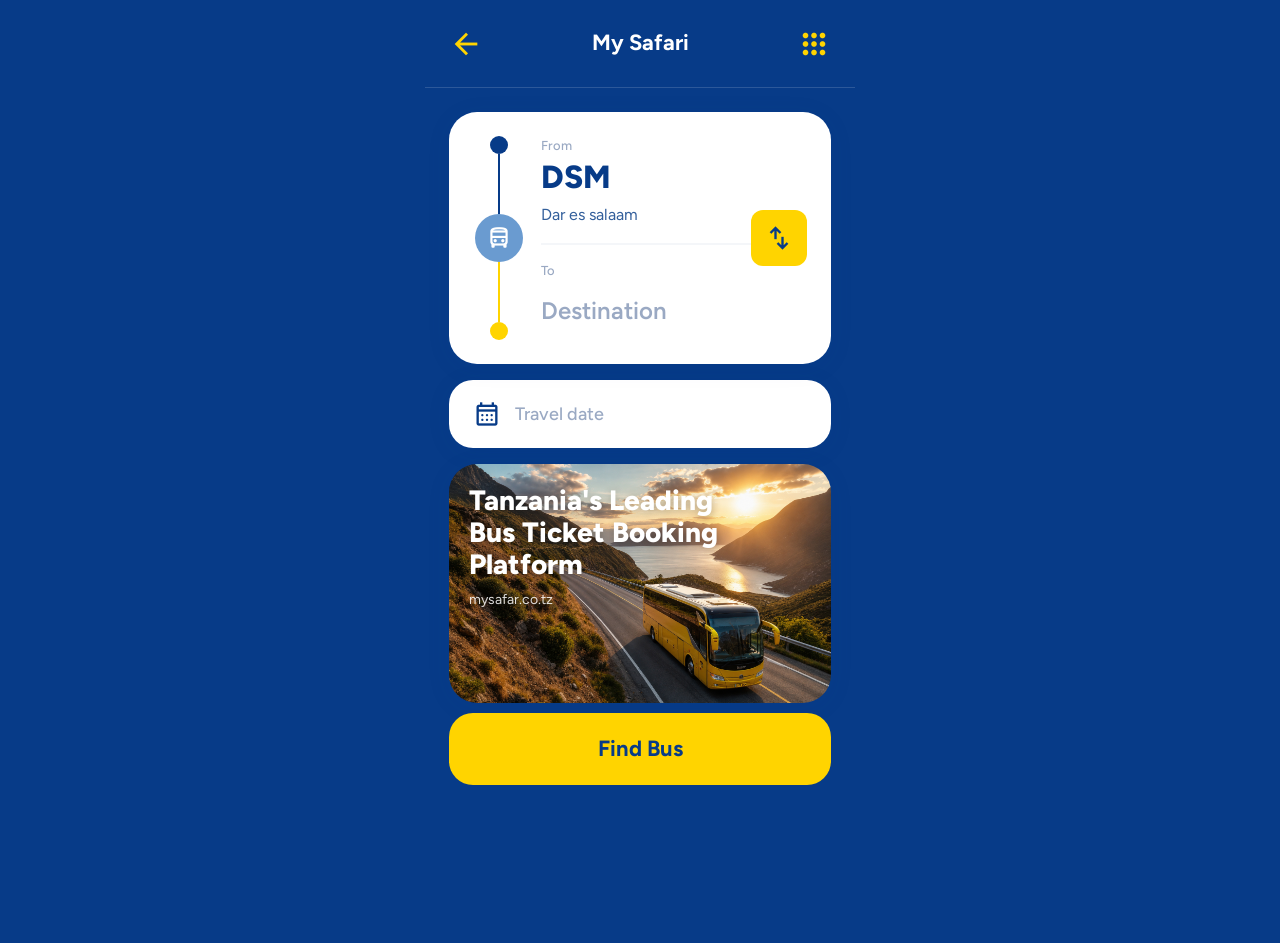
<file: index.html>
<!DOCTYPE html>
<html lang="en">

<head>
    <meta charset="UTF-8">
    <meta name="viewport" content="width=device-width, initial-scale=1.0">
    <title>MySafari Yas</title>
    <link rel="preconnect" href="https://fonts.googleapis.com">
    <link rel="preconnect" href="https://fonts.gstatic.com" crossorigin>
    <link href="https://fonts.googleapis.com/css2?family=Figtree:wght@400;500;600;700;800&display=swap" rel="stylesheet">
    <link href="https://fonts.googleapis.com/css2?family=Material+Symbols+Outlined" rel="stylesheet">
    <link href="https://cdnjs.cloudflare.com/ajax/libs/font-awesome/6.5.2/css/all.min.css" rel="stylesheet">
    <link href="https://cdn.jsdelivr.net/npm/bootstrap@5.3.3/dist/css/bootstrap.min.css" rel="stylesheet">
    <link rel="stylesheet" href="css/style.css">
</head>

<body>

    <div class="app-container">

        <header class="app-header">
            <button class="icon-btn" type="button" aria-label="Go back">
                <span class="material-symbols-outlined">arrow_back</span>
            </button>
            <h1>My Safari</h1>
            <button class="icon-btn" type="button" aria-label="Menu">
                <span class="material-symbols-outlined">apps</span>
            </button>
        </header>

        <div class="page-content">

            <section class="search-section">

                <div class="route-card">

                    <div class="route-wrapper">

                        <div class="route-line">
                            <div class="top-dot"></div>
                            <div class="line-blue"></div>
                            <div class="bus-icon">
                                <span class="material-symbols-outlined">directions_bus</span>
                            </div>
                            <div class="line-yellow"></div>
                            <div class="bottom-dot"></div>
                        </div>

                        <div class="route-content">

                            <div class="route-top">
                                <label>From</label>
                                <h3 id="fromCode">DSM</h3>
                                <p id="fromCity">Dar es salaam</p>
                            </div>

                            <hr class="route-divider">

                            <div class="route-bottom" id="destinationField">
                                <label>To</label>
                                <input id="destinationInput" type="text" placeholder="Destination" autocomplete="off">
                                <button type="button" class="clear-btn" id="clearDestination" aria-label="Clear destination">
                                    <span class="material-symbols-outlined">close</span>
                                </button>
                            </div>

                            <div class="route-bottom d-none" id="destinationSelected">
                                <label>To</label>
                                <h3 id="toCode"></h3>
                                <p id="toCity"></p>
                            </div>

                        </div>

                        <button type="button" class="swap-btn" aria-label="Swap route">
                            <span class="material-symbols-outlined">swap_vert</span>
                        </button>

                    </div>

                    <div id="destinationResults" class="destination-results"></div>

                </div>

            </section>

            <section class="date-section">

                <div class="date-card" id="dateCard">
                    <span class="material-symbols-outlined">calendar_month</span>
                    <p id="dateText">Travel date</p>
                    <button type="button" class="close-date" id="closeDate" aria-label="Clear date">
                        <span class="material-symbols-outlined">close</span>
                    </button>
                </div>

                <div id="calendarCard" class="calendar-card d-none">
                    <div class="calendar-header">
                        <button type="button">Jun</button>
                        <button type="button">2026</button>
                    </div>
                    <div class="week-days">
                        <span>Mo</span>
                        <span>Tu</span>
                        <span>We</span>
                        <span>Th</span>
                        <span>Fr</span>
                        <span>Sa</span>
                        <span>Su</span>
                    </div>
                    <div class="calendar-grid" id="calendarGrid"></div>
                </div>

            </section>

            <section class="cover-section">
                <div class="cover-card">
                    <img src="assets/images/cover.jpg" alt="Tanzania bus booking platform">
                    <div class="cover-overlay">
                        <h2>
                            Tanzania's Leading<br>
                            Bus Ticket Booking<br>
                            Platform
                        </h2>
                        <span>mysafar.co.tz</span>
                    </div>
                </div>
            </section>
            <section style="padding-top: 10px;"><a href="choose-bus.html" class="btn-find-bus" >Find Bus</a></section>
            

        </div>

    </div>

    <script src="js/search.js"></script>
    <script src="js/app.js"></script>

</body>

</html>
</file>
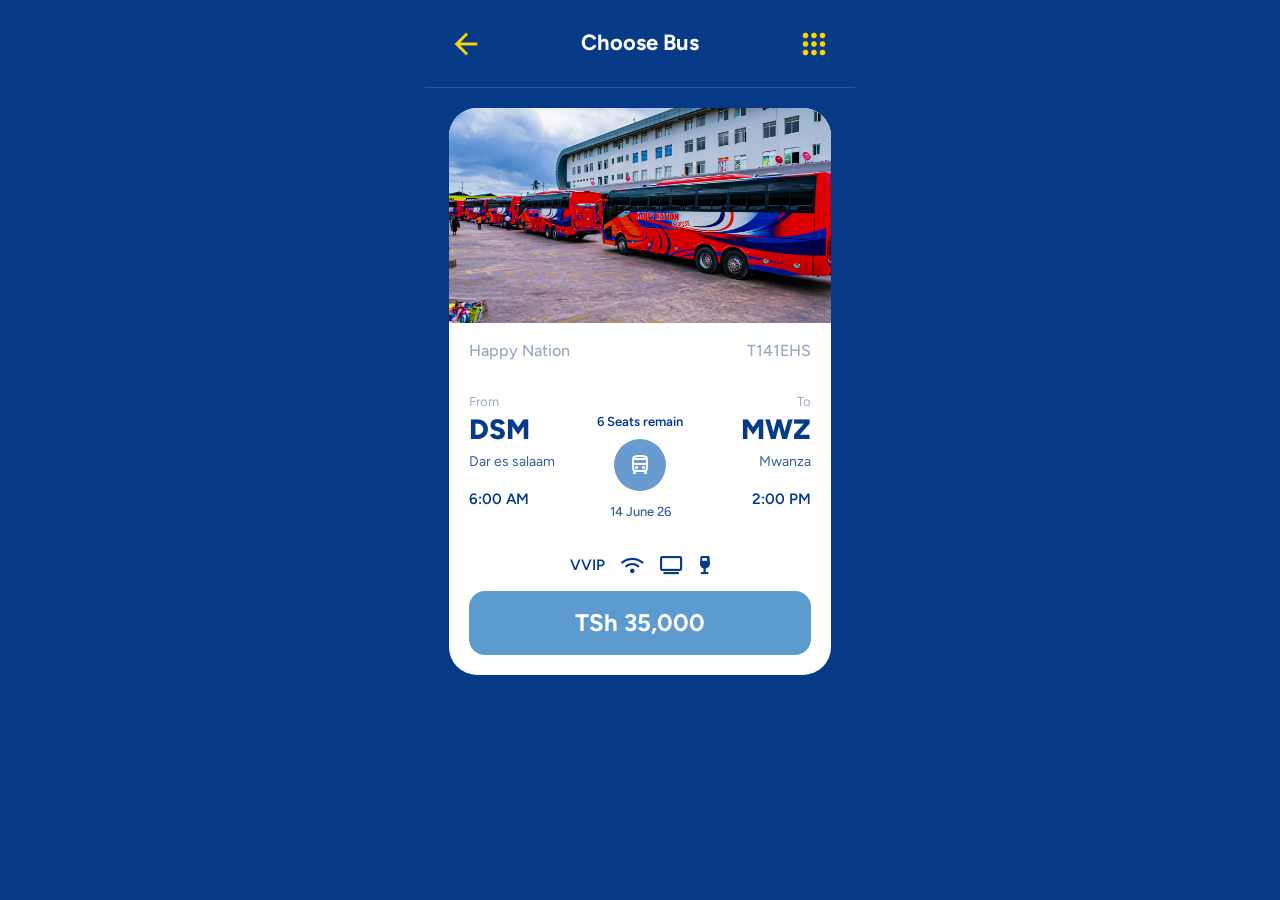
<file: choose-bus.html>
<!DOCTYPE html>
<html lang="en">

<head>
    <meta charset="UTF-8">
    <meta name="viewport" content="width=device-width, initial-scale=1.0">
    <title>Choose Bus</title>
    <link rel="preconnect" href="https://fonts.googleapis.com">
    <link rel="preconnect" href="https://fonts.gstatic.com" crossorigin>
    <link href="https://fonts.googleapis.com/css2?family=Figtree:wght@400;500;600;700;800&display=swap" rel="stylesheet">
    <link href="https://fonts.googleapis.com/css2?family=Material+Symbols+Outlined" rel="stylesheet">
    <link href="https://cdnjs.cloudflare.com/ajax/libs/font-awesome/6.5.2/css/all.min.css" rel="stylesheet">
    <link href="https://cdn.jsdelivr.net/npm/bootstrap@5.3.3/dist/css/bootstrap.min.css" rel="stylesheet">
    <link rel="stylesheet" href="css/style.css">
</head>

<body>

    <div class="app-container">

        <header class="app-header">
            <a href="index.html" class="icon-btn" aria-label="Go back">
                <span class="material-symbols-outlined">arrow_back</span>
            </a>
            <h1>Choose Bus</h1>
            <button class="icon-btn" type="button" aria-label="Menu">
                <span class="material-symbols-outlined">apps</span>
            </button>
        </header>

        <div class="page-content">

            <div class="bus-list">

                <article class="bus-card">

                    <img src="assets/images/happy-nation.jpg" alt="Happy Nation Express buses">

                    <div class="bus-body">

                        <div class="bus-top">
                            <span>Happy Nation</span>
                            <span>T141EHS</span>
                        </div>

                        <hr>

                        <div class="bus-middle">

                            <div class="bus-endpoint">
                                <label>From</label>
                                <h3>DSM</h3>
                                <p>Dar es salaam</p>
                                <span class="departure-time">6:00 AM</span>
                            </div>

                            <div class="center-bus">
                                <p class="seats-remain">6 Seats remain</p>
                                <div class="bus-circle">
                                    <span class="material-symbols-outlined">directions_bus</span>
                                </div>
                                <span class="travel-date">14 June 26</span>
                            </div>

                            <div class="bus-endpoint bus-endpoint--right">
                                <label>To</label>
                                <h3>MWZ</h3>
                                <p>Mwanza</p>
                                <span class="arrival-time">2:00 PM</span>
                            </div>

                        </div>

                        <hr>

                        <div class="bus-features">
                            <span>VVIP</span>
                            <i class="fa-solid fa-wifi"></i>
                            <i class="fa-solid fa-tv"></i>
                            <i class="fa-solid fa-wine-glass"></i>
                        </div>

                        <a href="choose-seat.html" class="bus-price">TSh 35,000</a>

                    </div>

                </article>

            </div>

        </div>

    </div>

</body>

</html>
</file>
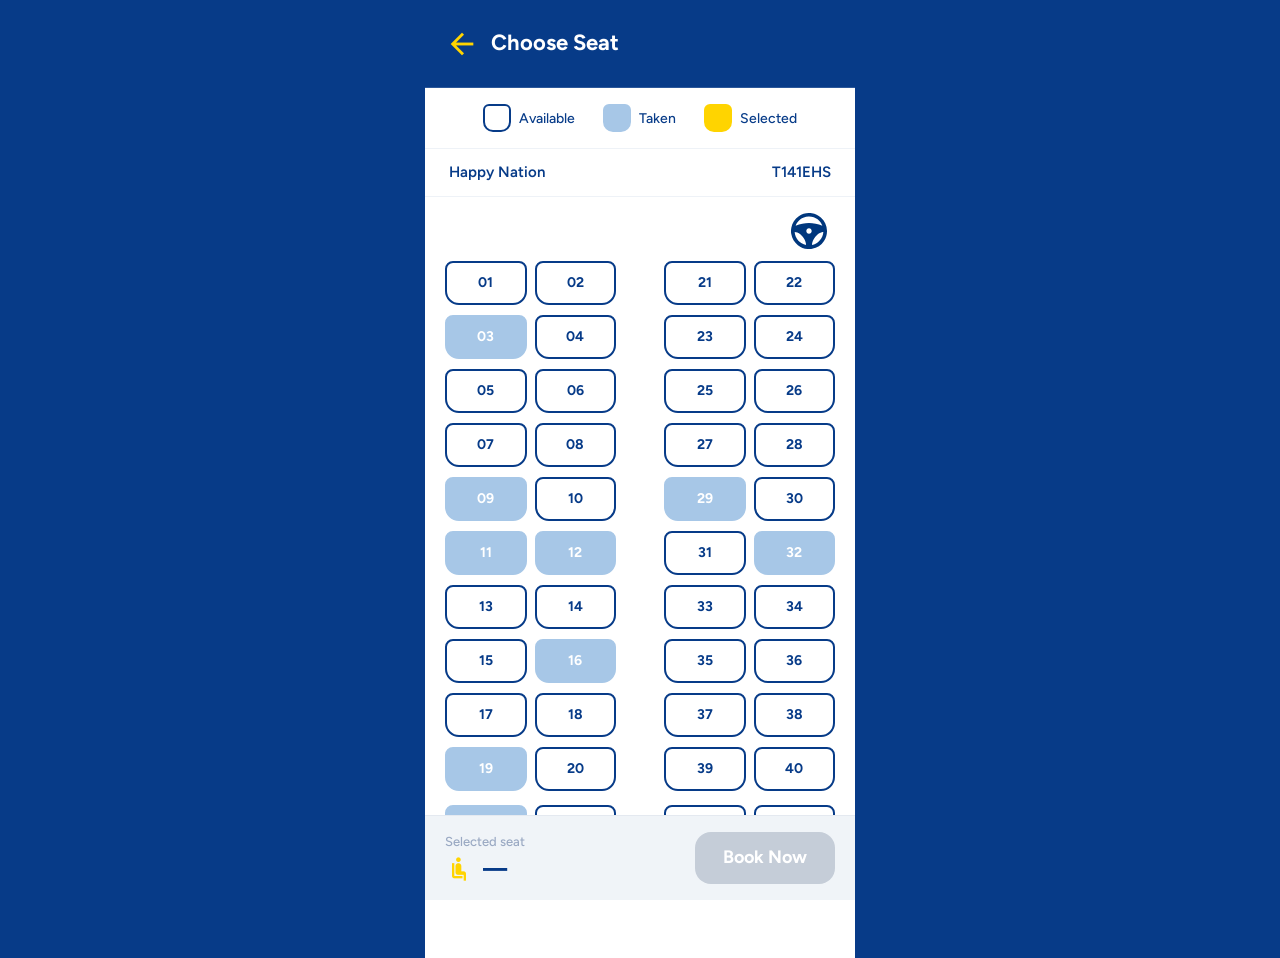
<file: choose-seat.html>
<!DOCTYPE html>
<html lang="en">

<head>
    <meta charset="UTF-8">
    <meta name="viewport" content="width=device-width, initial-scale=1.0">
    <title>Choose Seat</title>
    <link rel="preconnect" href="https://fonts.googleapis.com">
    <link rel="preconnect" href="https://fonts.gstatic.com" crossorigin>
    <link href="https://fonts.googleapis.com/css2?family=Figtree:wght@400;500;600;700;800&display=swap" rel="stylesheet">
    <link href="https://fonts.googleapis.com/css2?family=Material+Symbols+Outlined" rel="stylesheet">
    <link href="https://cdn.jsdelivr.net/npm/bootstrap@5.3.3/dist/css/bootstrap.min.css" rel="stylesheet">
    <link rel="stylesheet" href="css/style.css">
</head>

<body>

    <div class="app-container">

        <header class="app-header app-header--compact">
            <a href="choose-bus.html" class="icon-btn" aria-label="Go back">
                <span class="material-symbols-outlined">arrow_back</span>
            </a>
            <h1>Choose Seat</h1>
        </header>

        <div class="seat-page">

            <div class="seat-legend-bar">
                <div class="legend-item">
                    <span class="legend-seat available"></span>
                    Available
                </div>
                <div class="legend-item">
                    <span class="legend-seat taken"></span>
                    Taken
                </div>
                <div class="legend-item">
                    <span class="legend-seat selected"></span>
                    Selected
                </div>
            </div>

            <div class="bus-info-bar">
                <span>Happy Nation</span>
                <span>T141EHS</span>
            </div>

            <div class="seat-map-area">

                <div class="driver-area">
                    <img src="assets/svg/steering-wheel.svg" alt="Driver">
                </div>

                <div class="seat-grid" id="seatGrid"></div>

            </div>

            <footer class="seat-footer">

                <div class="seat-footer-info">
                    <p>Selected seat</p>
                    <div class="seat-footer-selection">
                        <span class="material-symbols-outlined seat-icon">airline_seat_recline_normal</span>
                        <h4 id="selectedSeats">—</h4>
                    </div>
                </div>

                <a id="bookNowBtn" href="#" class="btn-book-now disabled">Book Now</a>

            </footer>

        </div>

    </div>

    <script src="js/seats.js"></script>

</body>

</html>
</file>
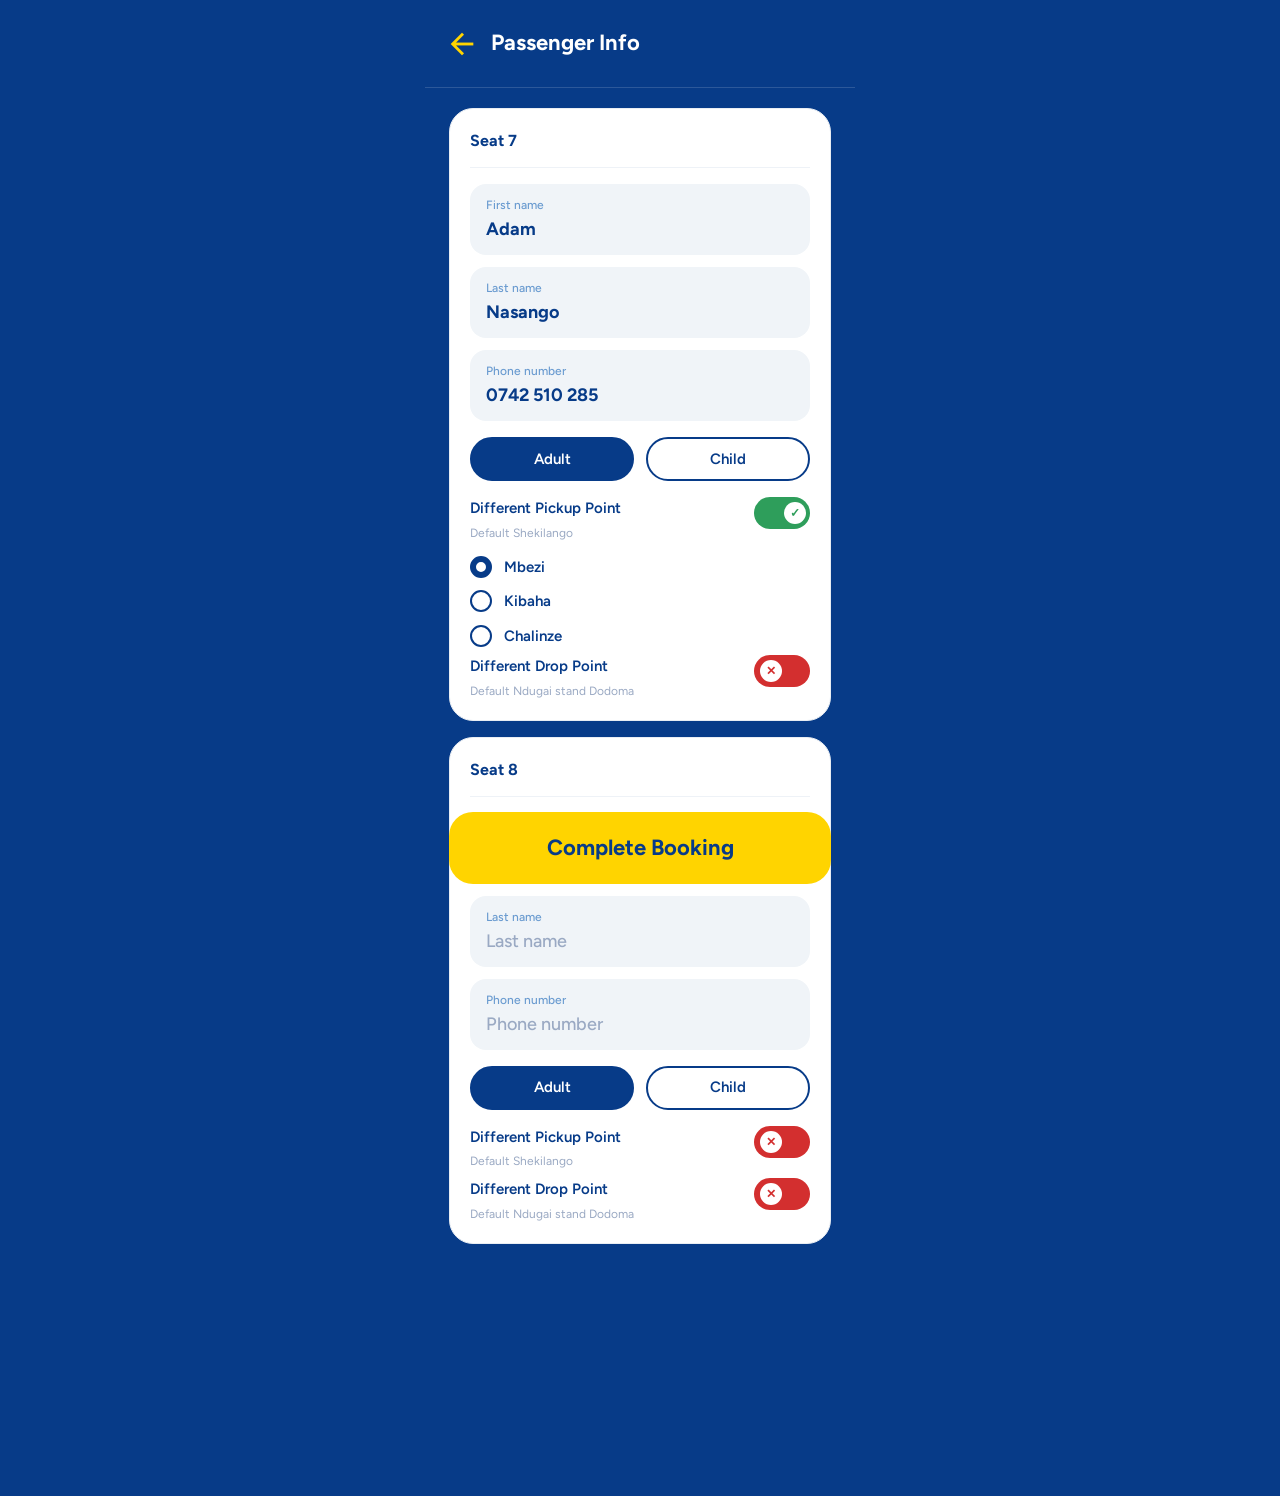
<file: passenger-info.html>
<!DOCTYPE html>
<html lang="en">

<head>
    <meta charset="UTF-8">
    <meta name="viewport" content="width=device-width, initial-scale=1.0">
    <title>Passenger Information</title>
    <link rel="preconnect" href="https://fonts.googleapis.com">
    <link rel="preconnect" href="https://fonts.gstatic.com" crossorigin>
    <link href="https://fonts.googleapis.com/css2?family=Figtree:wght@400;500;600;700;800&display=swap" rel="stylesheet">
    <link href="https://fonts.googleapis.com/css2?family=Material+Symbols+Outlined" rel="stylesheet">
    <link href="https://cdn.jsdelivr.net/npm/bootstrap@5.3.3/dist/css/bootstrap.min.css" rel="stylesheet">
    <link rel="stylesheet" href="css/style.css">
</head>

<body>

    <div class="app-container">

        <header class="app-header app-header--compact">
            <a href="choose-seat.html" class="icon-btn" aria-label="Go back">
                <span class="material-symbols-outlined">arrow_back</span>
            </a>
            <h1>Passenger Info</h1>
        </header>

        <div class="passenger-page">

            <div class="passenger-card" data-seat="7">

                <div class="passenger-card-header">Seat 7</div>

                <div class="field-group">
                    <div class="field-box">
                        <label>First name</label>
                        <input type="text" placeholder="First name" value="Adam">
                    </div>
                </div>

                <div class="field-group">
                    <div class="field-box">
                        <label>Last name</label>
                        <input type="text" placeholder="Last name" value="Nasango">
                    </div>
                </div>

                <div class="field-group">
                    <div class="field-box">
                        <label>Phone number</label>
                        <input type="tel" placeholder="Phone number" value="0742 510 285">
                    </div>
                </div>

                <div class="passenger-type">
                    <button type="button" class="type-pill active" data-type="adult">Adult</button>
                    <button type="button" class="type-pill" data-type="child">Child</button>
                </div>

                <div class="toggle-section-card">
                    <div class="toggle-row">
                        <div class="toggle-label-wrap">
                            <span>Different Pickup Point</span>
                            <small>Default Shekilango</small>
                        </div>
                        <label class="toggle-switch">
                            <input type="checkbox" class="pickup-toggle" checked>
                            <span class="toggle-slider"></span>
                        </label>
                    </div>
                    <div class="radio-list pickup-options">
                        <label class="radio-option">
                            <input type="radio" name="pickup-7" value="Mbezi" checked>
                            Mbezi
                        </label>
                        <label class="radio-option">
                            <input type="radio" name="pickup-7" value="Kibaha">
                            Kibaha
                        </label>
                        <label class="radio-option">
                            <input type="radio" name="pickup-7" value="Chalinze">
                            Chalinze
                        </label>
                    </div>
                </div>

                <div class="toggle-section-card">
                    <div class="toggle-row">
                        <div class="toggle-label-wrap">
                            <span>Different Drop Point</span>
                            <small>Default Ndugai stand Dodoma</small>
                        </div>
                        <label class="toggle-switch">
                            <input type="checkbox" class="drop-toggle">
                            <span class="toggle-slider"></span>
                        </label>
                    </div>
                    <div class="radio-list drop-options d-none">
                        <label class="radio-option">
                            <input type="radio" name="drop-7" value="City Centre">
                            City Centre
                        </label>
                        <label class="radio-option">
                            <input type="radio" name="drop-7" value="Airport">
                            Airport
                        </label>
                        <label class="radio-option">
                            <input type="radio" name="drop-7" value="Bus Stand">
                            Bus Stand
                        </label>
                    </div>
                </div>

            </div>

            <div class="passenger-card" data-seat="8">

                <div class="passenger-card-header">Seat 8</div>

                <div class="field-group">
                    <div class="field-box">
                        <label>First name</label>
                        <input type="text" placeholder="First name">
                    </div>
                </div>

                <div class="field-group">
                    <div class="field-box">
                        <label>Last name</label>
                        <input type="text" placeholder="Last name">
                    </div>
                </div>

                <div class="field-group">
                    <div class="field-box">
                        <label>Phone number</label>
                        <input type="tel" placeholder="Phone number">
                    </div>
                </div>

                <div class="passenger-type">
                    <button type="button" class="type-pill active" data-type="adult">Adult</button>
                    <button type="button" class="type-pill" data-type="child">Child</button>
                </div>

                <div class="toggle-section-card">
                    <div class="toggle-row">
                        <div class="toggle-label-wrap">
                            <span>Different Pickup Point</span>
                            <small>Default Shekilango</small>
                        </div>
                        <label class="toggle-switch">
                            <input type="checkbox" class="pickup-toggle">
                            <span class="toggle-slider"></span>
                        </label>
                    </div>
                    <div class="radio-list pickup-options d-none">
                        <label class="radio-option">
                            <input type="radio" name="pickup-8" value="Mbezi">
                            Mbezi
                        </label>
                        <label class="radio-option">
                            <input type="radio" name="pickup-8" value="Kibaha">
                            Kibaha
                        </label>
                        <label class="radio-option">
                            <input type="radio" name="pickup-8" value="Chalinze">
                            Chalinze
                        </label>
                    </div>
                </div>

                <div class="toggle-section-card">
                    <div class="toggle-row">
                        <div class="toggle-label-wrap">
                            <span>Different Drop Point</span>
                            <small>Default Ndugai stand Dodoma</small>
                        </div>
                        <label class="toggle-switch">
                            <input type="checkbox" class="drop-toggle">
                            <span class="toggle-slider"></span>
                        </label>
                    </div>
                    <div class="radio-list drop-options d-none">
                        <label class="radio-option">
                            <input type="radio" name="drop-8" value="City Centre">
                            City Centre
                        </label>
                        <label class="radio-option">
                            <input type="radio" name="drop-8" value="Airport">
                            Airport
                        </label>
                        <label class="radio-option">
                            <input type="radio" name="drop-8" value="Bus Stand">
                            Bus Stand
                        </label>
                    </div>
                </div>

            </div>

            <a href="ticket-summary.html" class="btn-complete-booking">Complete Booking</a>

        </div>

    </div>

    <script src="js/passenger.js"></script>

</body>

</html>
</file>
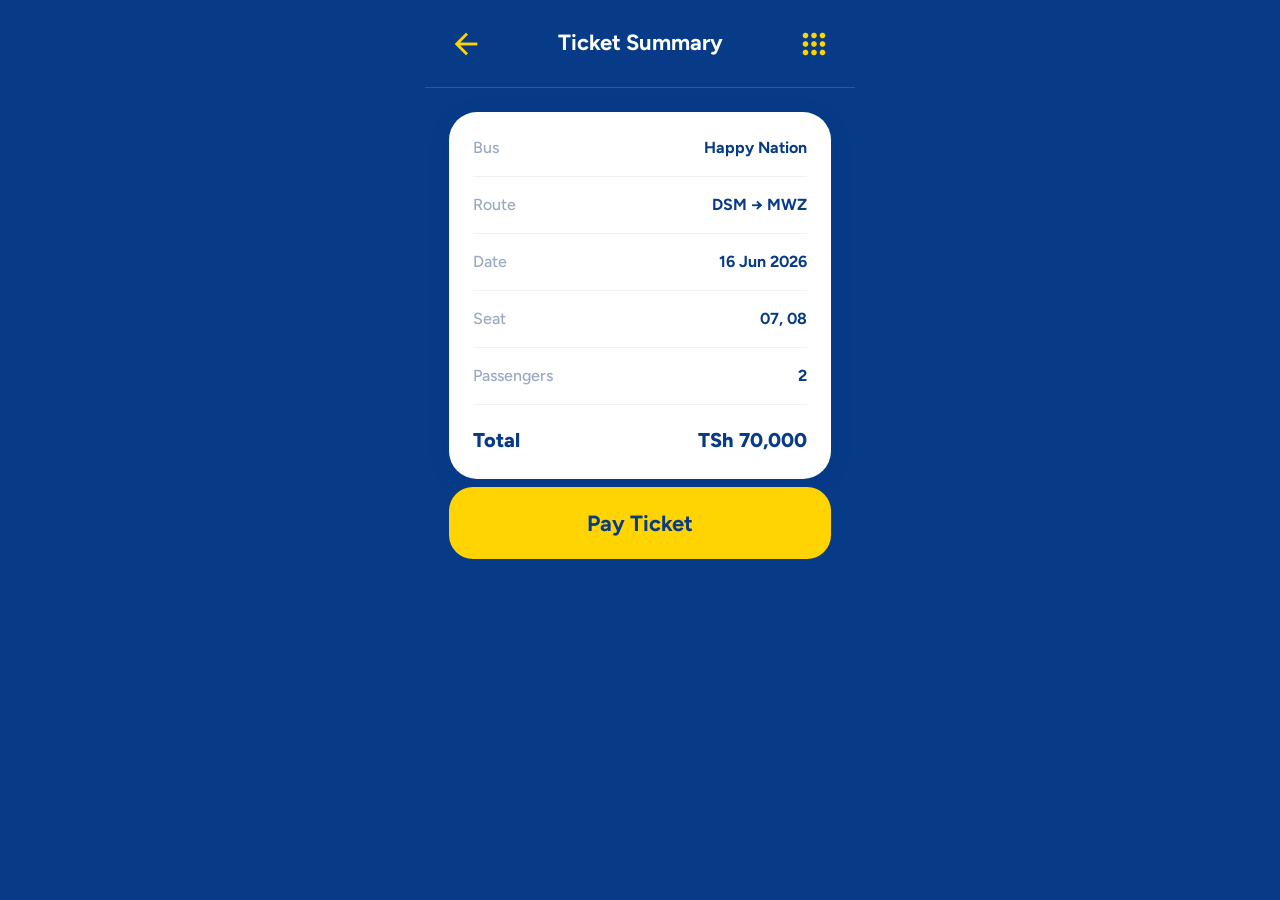
<file: ticket-summary.html>
<!DOCTYPE html>
<html lang="en">

<head>
    <meta charset="UTF-8">
    <meta name="viewport" content="width=device-width, initial-scale=1.0">
    <title>Ticket Summary</title>
    <link rel="preconnect" href="https://fonts.googleapis.com">
    <link rel="preconnect" href="https://fonts.gstatic.com" crossorigin>
    <link href="https://fonts.googleapis.com/css2?family=Figtree:wght@400;500;600;700;800&display=swap" rel="stylesheet">
    <link href="https://fonts.googleapis.com/css2?family=Material+Symbols+Outlined" rel="stylesheet">
    <link href="https://cdn.jsdelivr.net/npm/bootstrap@5.3.3/dist/css/bootstrap.min.css" rel="stylesheet">
    <link rel="stylesheet" href="css/style.css">
</head>

<body>

    <div class="app-container">

        <header class="app-header">
            <a href="passenger-info.html" class="icon-btn" aria-label="Go back">
                <span class="material-symbols-outlined">arrow_back</span>
            </a>
            <h1>Ticket Summary</h1>
            <button class="icon-btn" type="button" aria-label="Menu">
                <span class="material-symbols-outlined">apps</span>
            </button>
        </header>

        <div class="summary-page">

            <div class="summary-card">

                <div class="summary-row">
                    <span>Bus</span>
                    <strong>Happy Nation</strong>
                </div>

                <div class="summary-row">
                    <span>Route</span>
                    <strong>DSM → MWZ</strong>
                </div>

                <div class="summary-row">
                    <span>Date</span>
                    <strong>16 Jun 2026</strong>
                </div>

                <div class="summary-row">
                    <span>Seat</span>
                    <strong>07, 08</strong>
                </div>

                <div class="summary-row">
                    <span>Passengers</span>
                    <strong>2</strong>
                </div>

                <div class="summary-row total">
                    <span>Total</span>
                    <strong>TSh 70,000</strong>
                </div>

            </div>

            <a href="ticket-view.html" class="btn-complete-booking">Pay Ticket</a>

        </div>

    </div>

</body>

</html>
</file>
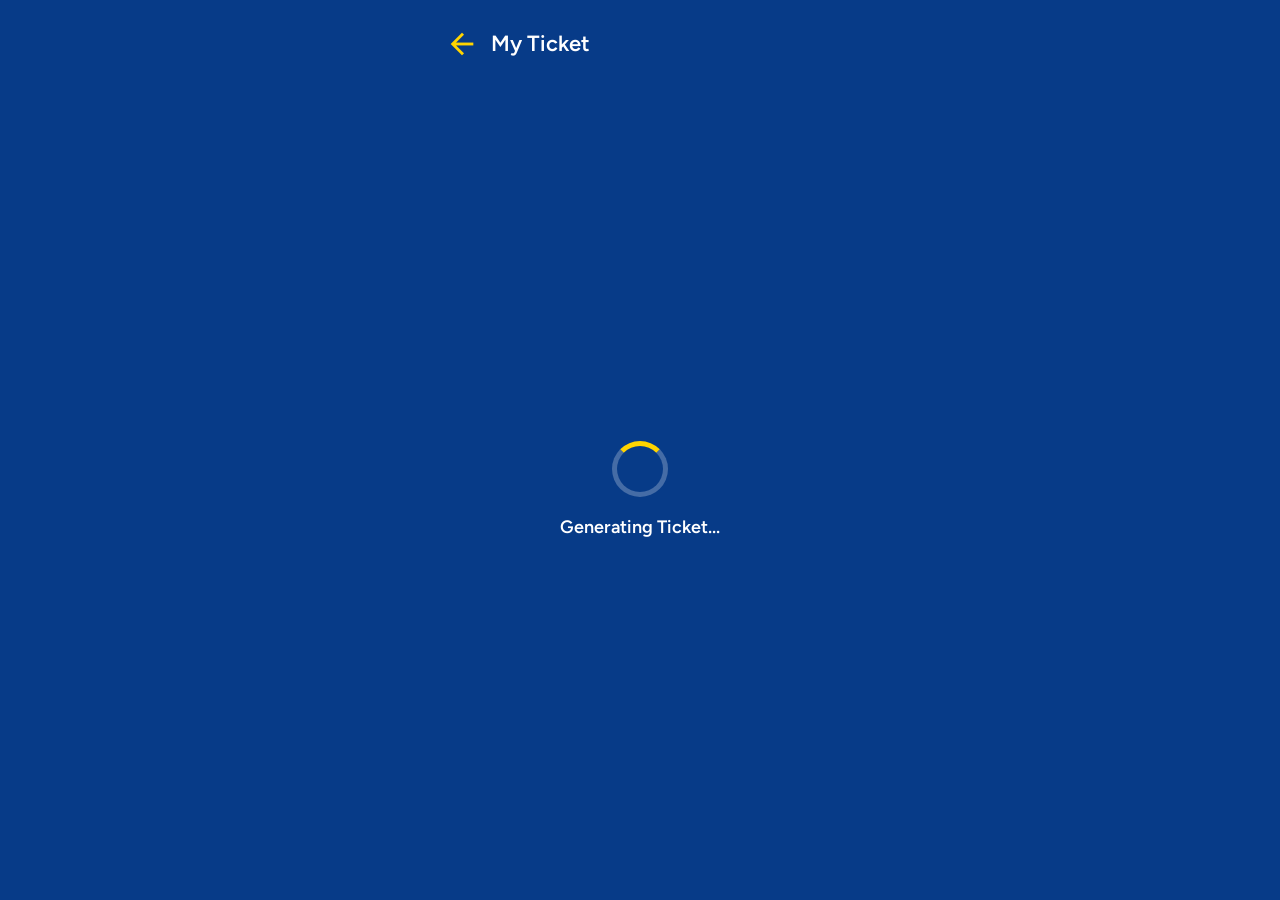
<file: ticket-view.html>
<!DOCTYPE html>
<html lang="en">

<head>
    <meta charset="UTF-8">
    <meta name="viewport" content="width=device-width, initial-scale=1.0">
    <title>My Ticket</title>
    <link rel="preconnect" href="https://fonts.googleapis.com">
    <link rel="preconnect" href="https://fonts.gstatic.com" crossorigin>
    <link href="https://fonts.googleapis.com/css2?family=Figtree:wght@400;500;600;700;800&display=swap" rel="stylesheet">
    <link href="https://fonts.googleapis.com/css2?family=Material+Symbols+Outlined" rel="stylesheet">
    <link href="https://cdn.jsdelivr.net/npm/bootstrap@5.3.3/dist/css/bootstrap.min.css" rel="stylesheet">
    <link rel="stylesheet" href="css/style.css">
</head>

<body>

    <div class="app-container">

        <header class="app-header app-header--ticket">
            <a href="ticket-summary.html" class="icon-btn" aria-label="Go back">
                <span class="material-symbols-outlined">arrow_back</span>
            </a>
            <h1>My Ticket</h1>
        </header>

        <div id="loadingScreen" class="ticket-loading">
            <div class="loader"></div>
            <h3>Generating Ticket...</h3>
        </div>

        <!-- Unpaid ticket -->
        <div id="unpaidView" class="ticket-page ticket-view-hidden">

            <div class="ticket-receipt">

                <div class="ticket-receipt-header">
                    <span class="ticket-company">Happy Nation</span>
                    <span class="ticket-badge unpaid">UNPAID</span>
                </div>

                <div class="ticket-route">

                    <div class="ticket-route-labels">
                        <span>From</span>
                        <span>To</span>
                    </div>

                    <div class="ticket-route-codes">
                        <div class="endpoint">
                            <h3>DSM</h3>
                            <p>Dar es salaam</p>
                        </div>
                        <div class="endpoint endpoint--right">
                            <h3>MWZ</h3>
                            <p>Mwanza</p>
                        </div>
                    </div>

                    <div class="ticket-route-visual">
                        <span class="route-dot start"></span>
                        <span class="route-line-segment"></span>
                        <div class="route-bus-circle">
                            <span class="material-symbols-outlined">directions_bus</span>
                        </div>
                        <span class="route-line-segment"></span>
                        <span class="route-dot end"></span>
                    </div>

                    <div class="ticket-schedule">
                        <span>8:30 AM</span>
                        <span>16 Jun 26</span>
                        <span>4:00 PM</span>
                    </div>

                </div>

                <div class="ticket-section">
                    <h4>Bus info</h4>
                    <div class="ticket-info-row"><span>Bus name</span><strong>Happy Nation</strong></div>
                    <div class="ticket-info-row"><span>Reg number</span><strong>T 323 DDC</strong></div>
                    <div class="ticket-info-row"><span>Reporting time</span><strong>8:00AM</strong></div>
                    <div class="ticket-info-row"><span>Departure time</span><strong>8:30AM</strong></div>
                    <div class="ticket-info-row"><span>Arrival time</span><strong>4:30PM</strong></div>
                    <div class="ticket-info-row"><span>Pickup</span><strong>Mbezi</strong></div>
                </div>

                <div class="ticket-section">
                    <h4>Passenger</h4>
                    <div class="ticket-info-row"><span>Name</span><strong>Adam Nasango</strong></div>
                    <div class="ticket-info-row"><span>Phone Number</span><strong>0717 510 285</strong></div>
                    <div class="ticket-info-row"><span>Seat No</span><strong>07</strong></div>
                </div>

                <div class="ticket-total">
                    <span>Total Fare</span>
                    <strong>Tsh 28,000</strong>
                </div>

            </div>

            <button type="button" id="payTicketBtn" class="btn-pay-ticket">Pay Ticket</button>

        </div>

        <!-- Paid dispenser ticket -->
        <div id="paidView" class="ticket-dispenser ticket-view-hidden">

            <div class="ticket-slot"></div>

            <div class="ticket-dispenser-card">

                <div class="page active" data-page="0">

                    <div class="ticket-receipt-header">
                        <span class="ticket-company">Al Saed Express</span>
                        <span class="ticket-badge paid">PAID</span>
                    </div>

                    <div class="ticket-route">

                        <div class="ticket-route-labels">
                            <span>From</span>
                            <span>To</span>
                        </div>

                        <div class="ticket-route-codes">
                            <div class="endpoint">
                                <h3>DSM</h3>
                                <p>Dar es salaam</p>
                            </div>
                            <div class="endpoint endpoint--right">
                                <h3>DOM</h3>
                                <p>Dodoma</p>
                            </div>
                        </div>

                        <div class="ticket-route-visual">
                            <span class="route-dot start"></span>
                            <span class="route-line-segment"></span>
                            <div class="route-bus-circle">
                                <span class="material-symbols-outlined">directions_bus</span>
                            </div>
                            <span class="route-line-segment"></span>
                            <span class="route-dot end"></span>
                        </div>

                        <div class="ticket-schedule">
                            <span>8:30 AM</span>
                            <span>28 Nov 22</span>
                            <span>4:00 PM</span>
                        </div>

                    </div>

                    <div class="ticket-section">
                        <h4>Bus info</h4>
                        <div class="ticket-info-row"><span>Bus name</span><strong>Al-Saed</strong></div>
                        <div class="ticket-info-row"><span>Reg number</span><strong>T 323 DDC</strong></div>
                        <div class="ticket-info-row"><span>Reporting time</span><strong>8:00AM</strong></div>
                        <div class="ticket-info-row"><span>Departure time</span><strong>8:30AM</strong></div>
                        <div class="ticket-info-row"><span>Arrival time</span><strong>4:30PM</strong></div>
                        <div class="ticket-info-row"><span>Pickup</span><strong>Mbezi</strong></div>
                    </div>

                    <div class="ticket-section">
                        <h4>Passenger</h4>
                        <div class="ticket-info-row"><span>Name</span><strong>Adam Nasango</strong></div>
                        <div class="ticket-info-row"><span>Phone Number</span><strong>0717 510 285</strong></div>
                        <div class="ticket-info-row"><span>Seat No</span><strong>07</strong></div>
                    </div>

                    <div class="ticket-total">
                        <span>Total Fare</span>
                        <strong>Tsh 28,000</strong>
                    </div>

                </div>

                <div class="page" data-page="1">

                    <div class="ticket-perforation">
                        <span class="perf-line"></span>
                    </div>

                    <div class="ticket-legal">
                        <h4>Legal Receipt Information.</h4>
                        <div class="ticket-legal-grid">
                            <div class="legal-details">
                                <div class="legal-row">
                                    <span>Ticket reference number</span>
                                    <strong>FFE34GG56678B</strong>
                                </div>
                                <div class="legal-row">
                                    <span>TRA VFD Number</span>
                                    <strong>112564458906V</strong>
                                </div>
                                <div class="legal-row">
                                    <span>Receipt date and time</span>
                                    <strong>25 Nov 2022 | 04:36PM</strong>
                                </div>
                                <div class="legal-row">
                                    <span>TRA verification link</span>
                                    <a href="#">Go to the link</a>
                                </div>
                            </div>
                            <div class="legal-visuals">
                                <div class="tra-logo">
                                    <span class="material-symbols-outlined" style="font-size:40px;color:var(--accent)">balance</span>
                                </div>
                                <div class="qr-code">
                                    <span class="material-symbols-outlined">qr_code_2</span>
                                </div>
                                <div class="jubilee-logo">Jubilee<br>LIFE INSURANCE</div>
                            </div>
                        </div>
                    </div>

                </div>

                <div class="ticket-zigzag"></div>

            </div>

            <div class="ticket-controls">
                <span class="page-num" id="pageIndicator">1/2</span>
                <div class="ticket-nav-btns">
                    <button type="button" id="prevPage" aria-label="Previous page">
                        <span class="material-symbols-outlined">chevron_left</span>
                    </button>
                    <button type="button" id="nextPage" aria-label="Next page">
                        <span class="material-symbols-outlined">chevron_right</span>
                    </button>
                </div>
            </div>

            <div class="ticket-action-btns">
                <button type="button" class="btn-ghost" id="doneBtn">I'm done</button>
                <a href="#" class="btn-save-ticket">Save &amp; Share</a>
            </div>

        </div>

    </div>

    <script src="js/ticket.js"></script>

</body>

</html>
</file>
<file: css/style.css>
@import url('base.css');
@import url('layout.css');
@import url('buttons.css');
@import url('search.css');
@import url('bus.css');
@import url('seats.css');
@import url('passenger.css');
@import url('summary.css');
@import url('ticket.css');
</file>
